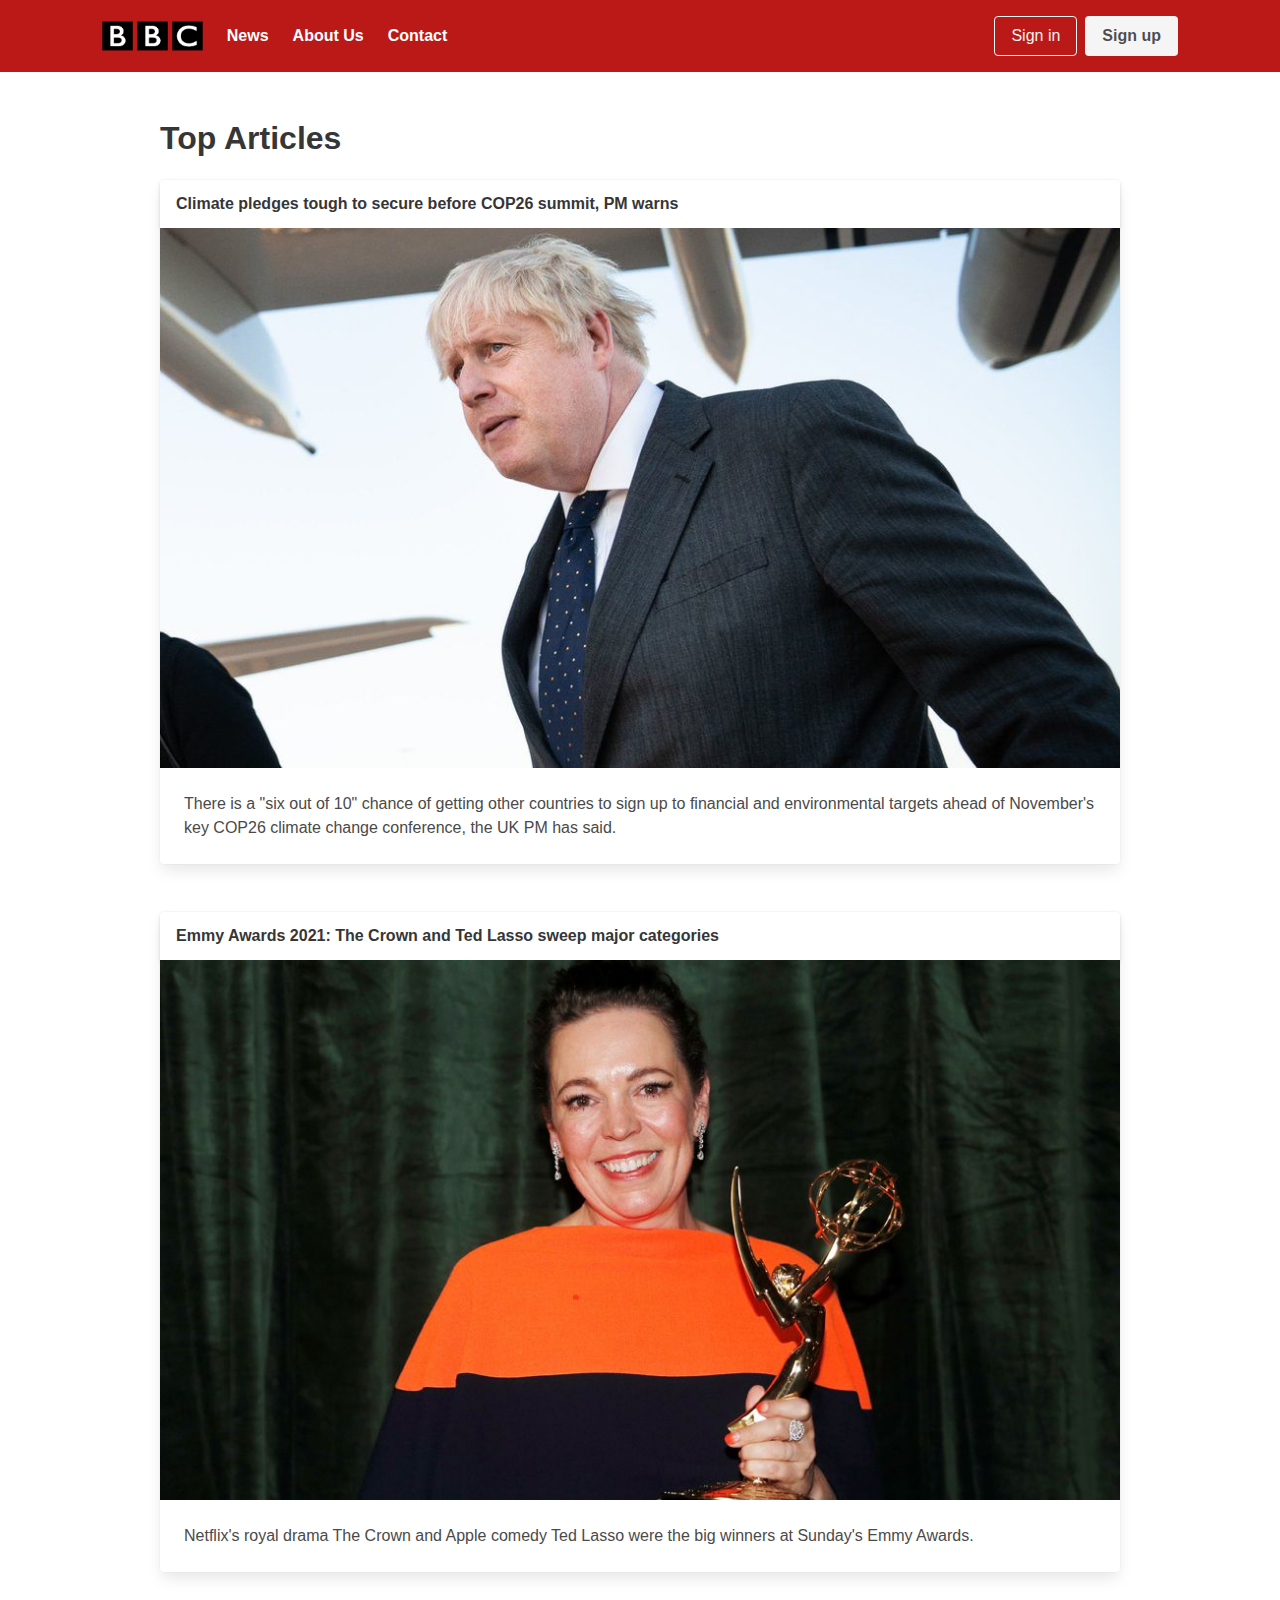
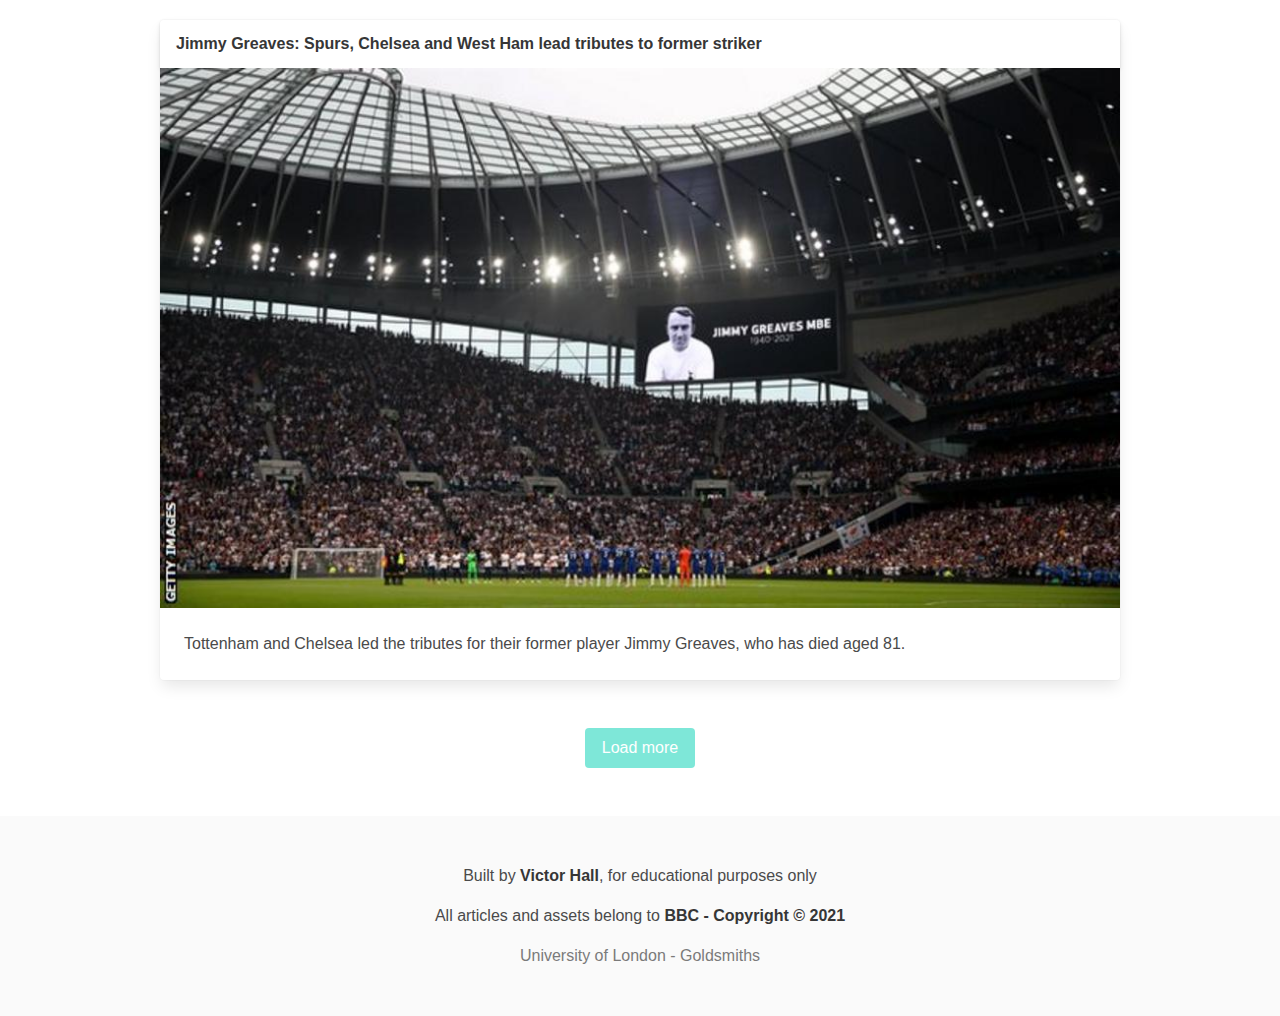
<file: index.html>
<!DOCTYPE html>
<html>
  <head>
    <meta charset="utf-8" />
    <meta name="viewport" content="width=device-width, initial-scale=1" />
    <link rel="icon" href="./assets/images/BBC-logo.png" />
    <title>Home - BBC Newsletter</title>

    <link rel="stylesheet" href="./assets/styles/navbar.css" />
    <link rel="stylesheet" href="./assets/styles/global.css" />
    <link rel="stylesheet" href="./assets/styles/bulma.min.css" />
    <link
      rel="stylesheet"
      href="https://pro.fontawesome.com/releases/v5.10.0/css/all.css"
      integrity="sha384-AYmEC3Yw5cVb3ZcuHtOA93w35dYTsvhLPVnYs9eStHfGJvOvKxVfELGroGkvsg+p"
      crossorigin="anonymous"
    />
  </head>
  <body>
    <nav>
      <div class="navbar-inner">
        <a class="mr-5" href="./index.html" style="line-height: 1">
          <img class="navbar-brand" src="assets/images/BBC-logo.png" />
        </a>
        <a
          href="./index.html"
          class="is-hidden-touch has-text-white has-text-weight-semibold mr-5"
        >
          News
        </a>
        <a
          href="./pages/about/index.html"
          class="is-hidden-touch has-text-white has-text-weight-semibold mr-5"
        >
          About Us
        </a>
        <a
          href="./pages/contact/index.html"
          class="is-hidden-touch has-text-white has-text-weight-semibold"
        >
          Contact
        </a>

        <div class="ml-auto">
          <a
            role="button"
            class="navbar-burger"
            aria-label="menu"
            aria-expanded="false"
          >
            <span aria-hidden="true"></span>
            <span aria-hidden="true"></span>
            <span aria-hidden="true"></span>
          </a>

          <!-- Hide buttons in tablets/mobiles -->
          <div class="buttons is-hidden-touch">
            <a
              href="./pages/login/index.html"
              class="button is-light is-outlined"
            >
              Sign in
            </a>
            <a href="./pages/register/index.html" class="button is-light">
              <strong>Sign up</strong>
            </a>
          </div>
        </div>
      </div>
    </nav>

    <!-- Adds spacing between navbar and body -->
    <section class="section">
      <main class="container is-max-desktop is-flex is-flex-direction-column">
        <h1 class="title">Top Articles</h1>
        <a href="./articles/cop26.html" class="card is-clickable">
          <div class="card-header">
            <p class="card-header-title">
              Climate pledges tough to secure before COP26 summit, PM warns
            </p>
          </div>
          <div class="card-image">
            <figure class="image">
              <img src="./assets/images/cop26.jpeg" />
            </figure>
          </div>
          <div class="card-content">
            <div class="content">
              There is a "six out of 10" chance of getting other countries to
              sign up to financial and environmental targets ahead of November's
              key COP26 climate change conference, the UK PM has said.
            </div>
          </div>
        </a>
        <br />
        <br />
        <a href="./articles/emmy_2021.html" class="card is-clickable">
          <div class="card-header">
            <p class="card-header-title">
              Emmy Awards 2021: The Crown and Ted Lasso sweep major categories
            </p>
          </div>
          <div class="card-image">
            <figure class="image">
              <img src="./assets/images/emmy_2021.jpeg" />
            </figure>
          </div>
          <div class="card-content">
            <div class="content">
              Netflix's royal drama The Crown and Apple comedy Ted Lasso were
              the big winners at Sunday's Emmy Awards.
            </div>
          </div>
        </a>
        <br />
        <br />
        <a href="./articles/jimmy_greaves.html" class="card is-clickable">
          <div class="card-header">
            <p class="card-header-title">
              Jimmy Greaves: Spurs, Chelsea and West Ham lead tributes to former
              striker
            </p>
          </div>
          <div class="card-image">
            <figure class="image">
              <img src="./assets/images/jimmy_greaves.jpeg" />
            </figure>
          </div>
          <div class="card-content">
            <div class="content">
              Tottenham and Chelsea led the tributes for their former player
              Jimmy Greaves, who has died aged 81.
            </div>
          </div>
        </a>

        <button class="button is-primary mt-6 mx-auto" disabled>
          Load more
        </button>
      </main>
    </section>

    <footer class="footer">
      <div class="content has-text-centered">
        <p>
          Built by <strong>Victor Hall</strong>, for educational purposes only
        </p>
        <p>
          All articles and assets belong to
          <strong>BBC - Copyright © 2021</strong>
        </p>
        <p class="has-text-grey has-text-weight-light">
          University of London - Goldsmiths
        </p>
      </div>
    </footer>
  </body>
</html>
</file>
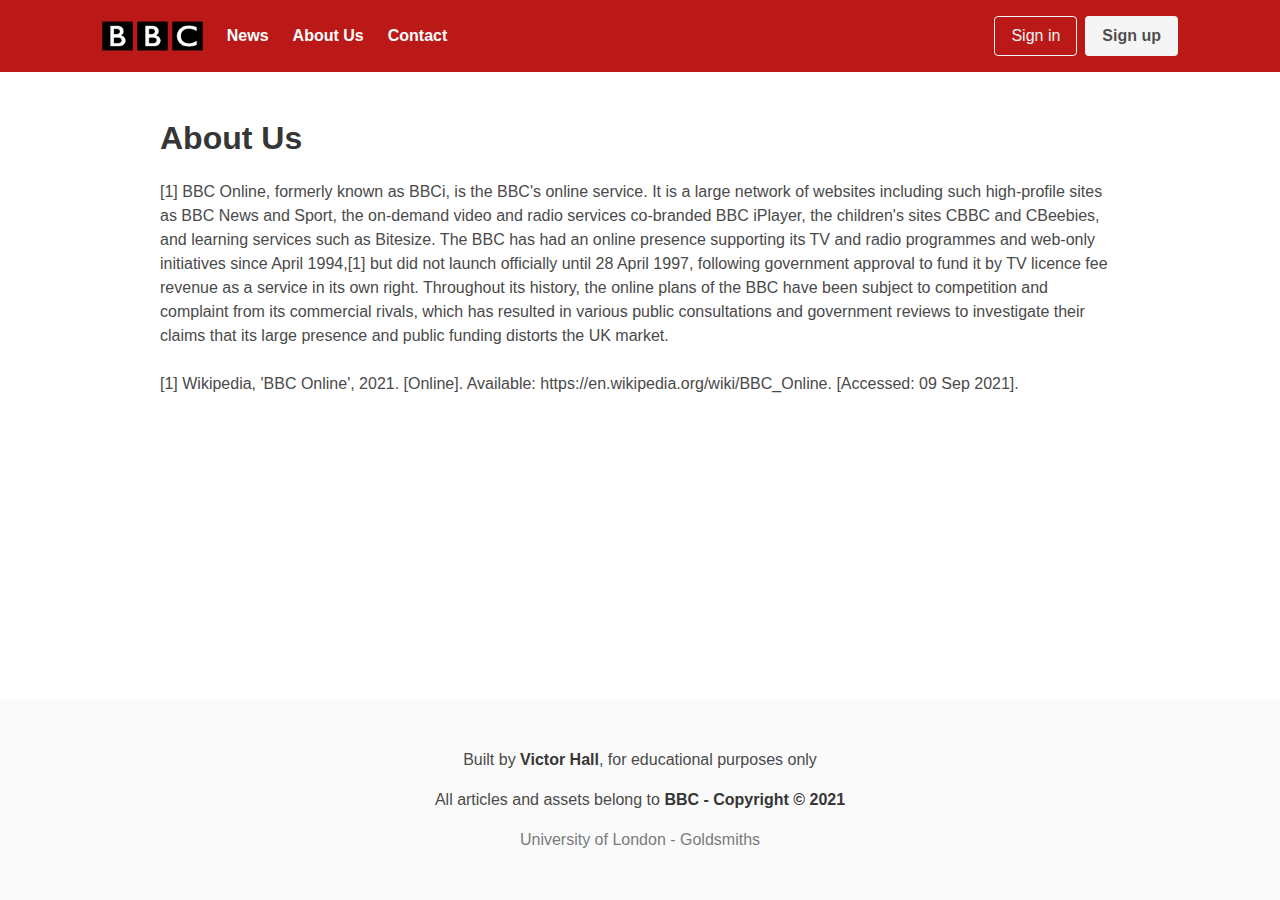
<file: pages/about/index.html>
<!DOCTYPE html>
<html>
  <head>
    <meta charset="utf-8" />
    <meta name="viewport" content="width=device-width, initial-scale=1" />
    <link rel="icon" href="../../assets/images/BBC-logo.png" />
    <title>Home - BBC Newsletter</title>

    <link rel="stylesheet" href="../../assets/styles/navbar.css" />
    <link rel="stylesheet" href="../../assets/styles/global.css" />
    <link rel="stylesheet" href="../../assets/styles/bulma.min.css" />
    <link
      rel="stylesheet"
      href="https://pro.fontawesome.com/releases/v5.10.0/css/all.css"
      integrity="sha384-AYmEC3Yw5cVb3ZcuHtOA93w35dYTsvhLPVnYs9eStHfGJvOvKxVfELGroGkvsg+p"
      crossorigin="anonymous"
    />
  </head>
  <body>
    <nav>
      <div class="navbar-inner">
        <a class="mr-5" href="../../index.html" style="line-height: 1">
          <img class="navbar-brand" src="../../assets/images/BBC-logo.png" />
        </a>
        <a
          href="../../index.html"
          class="is-hidden-touch has-text-white has-text-weight-semibold mr-5"
        >
          News
        </a>
        <a
          href="./index.html"
          class="is-hidden-touch has-text-white has-text-weight-semibold mr-5"
        >
          About Us
        </a>
        <a
          href="../contact/index.html"
          class="is-hidden-touch has-text-white has-text-weight-semibold"
        >
          Contact
        </a>

        <div class="ml-auto">
          <a
            role="button"
            class="navbar-burger"
            aria-label="menu"
            aria-expanded="false"
          >
            <span aria-hidden="true"></span>
            <span aria-hidden="true"></span>
            <span aria-hidden="true"></span>
          </a>

          <!-- Hide buttons in tablets/mobiles -->
          <div class="buttons is-hidden-touch">
            <a href="../login/index.html" class="button is-light is-outlined">
              Sign in
            </a>
            <a href="../register/index.html" class="button is-light">
              <strong>Sign up</strong>
            </a>
          </div>
        </div>
      </div>
    </nav>

    <!-- Adds spacing between navbar and body -->
    <section class="section">
      <main class="container is-max-desktop">
        <h1 class="title">About Us</h1>
        <article>
          [1] BBC Online, formerly known as BBCi, is the BBC's online service. It is
          a large network of websites including such high-profile sites as BBC
          News and Sport, the on-demand video and radio services co-branded BBC
          iPlayer, the children's sites CBBC and CBeebies, and learning services
          such as Bitesize. The BBC has had an online presence supporting its TV
          and radio programmes and web-only initiatives since April 1994,[1] but
          did not launch officially until 28 April 1997, following government
          approval to fund it by TV licence fee revenue as a service in its own
          right. Throughout its history, the online plans of the BBC have been
          subject to competition and complaint from its commercial rivals, which
          has resulted in various public consultations and government reviews to
          investigate their claims that its large presence and public funding
          distorts the UK market.
        </article>
        <br />
        <legend>
          [1] Wikipedia, 'BBC Online', 2021. [Online]. Available:
          https://en.wikipedia.org/wiki/BBC_Online. [Accessed: 09 Sep 2021].
        </legend>
      </main>
    </section>

    <footer class="footer">
      <div class="content has-text-centered">
        <p>
          Built by <strong>Victor Hall</strong>, for educational purposes only
        </p>
        <p>
          All articles and assets belong to
          <strong>BBC - Copyright © 2021</strong>
        </p>
        <p class="has-text-grey has-text-weight-light">
          University of London - Goldsmiths
        </p>
      </div>
    </footer>
  </body>
</html>
</file>
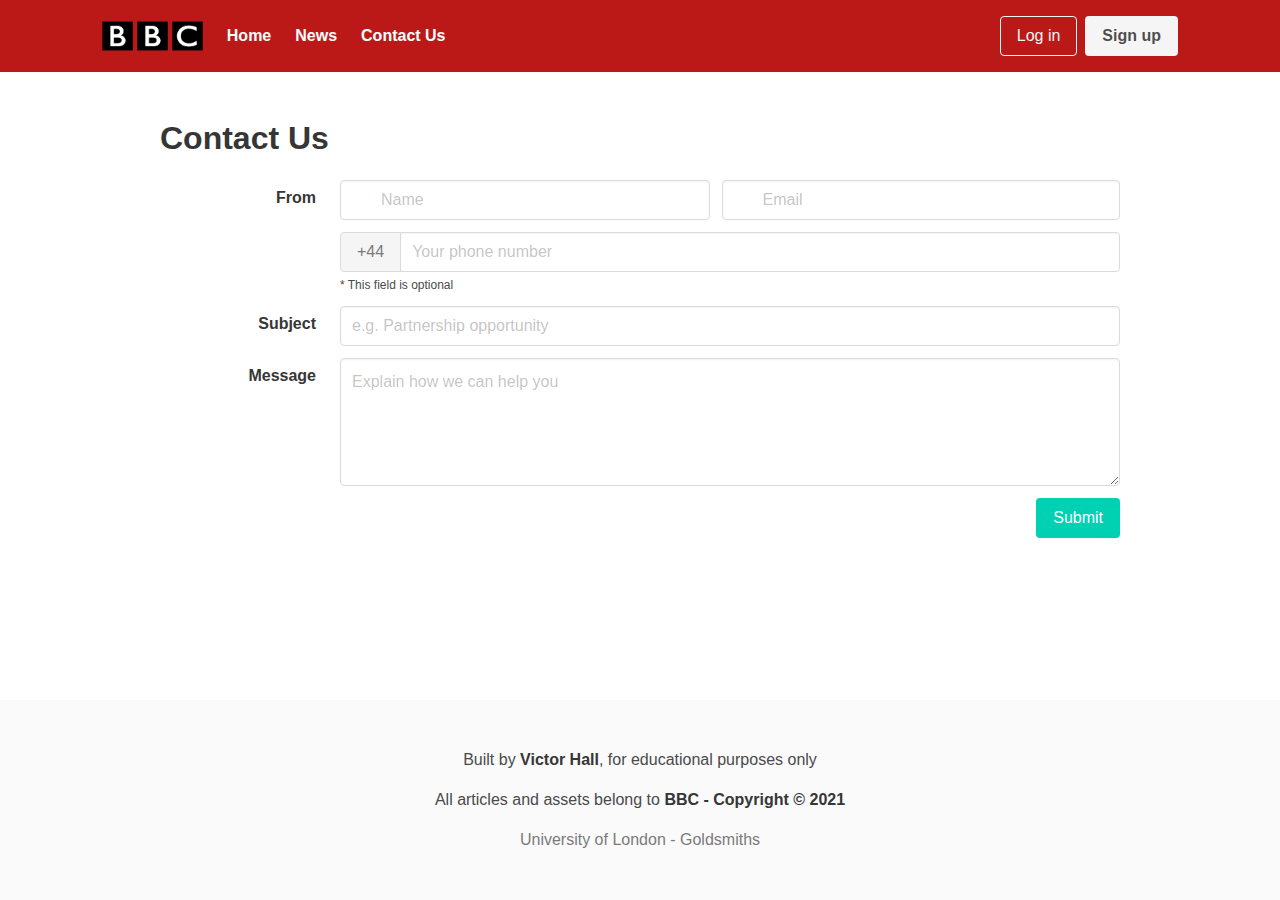
<file: pages/contact/index.html>
<!DOCTYPE html>
<html>
  <head>
    <meta charset="utf-8" />
    <meta name="viewport" content="width=device-width, initial-scale=1" />
    <link rel="icon" href="../../assets/images/BBC-logo.png" />
    <title>Home - BBC Newsletter</title>

    <link rel="stylesheet" href="../../assets/styles/navbar.css" />
    <link rel="stylesheet" href="../../assets/styles/global.css" />
    <link rel="stylesheet" href="../../assets/styles/bulma.min.css" />
    <link
      rel="stylesheet"
      href="https://pro.fontawesome.com/releases/v5.10.0/css/all.css"
      integrity="sha384-AYmEC3Yw5cVb3ZcuHtOA93w35dYTsvhLPVnYs9eStHfGJvOvKxVfELGroGkvsg+p"
      crossorigin="anonymous"
    />
  </head>
  <body>
    <nav>
      <div class="navbar-inner">
        <a class="mr-5" href="../../index.html" style="line-height: 1">
          <img class="navbar-brand" src="../../assets/images/BBC-logo.png" />
        </a>
        <a
          href="../../index.html"
          class="
            is-link is-hidden-touch
            has-text-white has-text-weight-semibold
            mr-5
          "
        >
          Home
        </a>
        <a class="is-hidden-touch has-text-white has-text-weight-semibold mr-5">
          News
        </a>
        <a
          href="./index.html"
          class="is-hidden-touch has-text-white has-text-weight-semibold"
        >
          Contact Us
        </a>

        <div class="ml-auto">
          <a
            role="button"
            class="navbar-burger"
            aria-label="menu"
            aria-expanded="false"
          >
            <span aria-hidden="true"></span>
            <span aria-hidden="true"></span>
            <span aria-hidden="true"></span>
          </a>

          <!-- Hide buttons in tablets/mobiles -->
          <div class="buttons is-hidden-touch">
            <a class="button is-light is-outlined"> Log in </a>
            <a class="button is-light">
              <strong>Sign up</strong>
            </a>
          </div>
        </div>
      </div>
    </nav>

    <!-- Adds spacing between navbar and body -->
    <section class="section">
      <main class="container is-max-desktop">
        <h1 class="title">Contact Us</h1>

        <form id="contact-form">
          <div class="field is-horizontal">
            <div class="field-label is-normal">
              <label class="label">From</label>
            </div>
            <div class="field-body">
              <div class="field">
                <p class="control is-expanded has-icons-left">
                  <input
                    class="input"
                    name="name"
                    type="text"
                    placeholder="Name"
                  />
                  <span class="icon is-small is-left">
                    <i class="fas fa-user"></i>
                  </span>
                </p>
              </div>
              <div class="field">
                <p class="control is-expanded has-icons-left has-icons-right">
                  <input
                    class="input"
                    name="email"
                    type="email"
                    placeholder="Email"
                  />
                  <span class="icon is-small is-left">
                    <i class="fas fa-envelope"></i>
                  </span>
                  <span
                    id="id-valid-checkmark"
                    class="icon is-small is-right"
                    style="display: none"
                  >
                    <i class="fas fa-check"></i>
                  </span>
                </p>
              </div>
            </div>
          </div>

          <div class="field is-horizontal">
            <div class="field-label"></div>
            <div class="field-body">
              <div class="field is-expanded">
                <div class="field has-addons">
                  <p class="control">
                    <a class="button is-static">+44</a>
                  </p>
                  <p class="control is-expanded">
                    <input
                      class="input"
                      name="phone"
                      type="tel"
                      placeholder="Your phone number"
                      maxlength="11"
                    />
                  </p>
                </div>
                <p class="help">* This field is optional</p>
              </div>
            </div>
          </div>

          <div class="field is-horizontal">
            <div class="field-label is-normal">
              <label class="label">Subject</label>
            </div>
            <div class="field-body">
              <div class="field">
                <div class="control">
                  <input
                    class="input"
                    name="subject"
                    type="text"
                    placeholder="e.g. Partnership opportunity"
                  />
                </div>
              </div>
            </div>
          </div>

          <div class="field is-horizontal">
            <div class="field-label is-normal">
              <label class="label">Message</label>
            </div>
            <div class="field-body">
              <div class="field">
                <div class="control">
                  <textarea
                    class="textarea"
                    name="message"
                    placeholder="Explain how we can help you"
                  ></textarea>
                </div>
              </div>
            </div>
          </div>

          <div class="field is-horizontal">
            <div class="field-label">
              <!-- Left empty for spacing -->
            </div>
            <div class="field-body">
              <div class="field">
                <div class="control is-flex">
                  <button class="button is-primary ml-auto">Submit</button>
                </div>
              </div>
            </div>
          </div>
        </form>
      </main>
    </section>

    <footer class="footer">
      <div class="content has-text-centered">
        <p>
          Built by <strong>Victor Hall</strong>, for educational purposes only
        </p>
        <p>
          All articles and assets belong to
          <strong>BBC - Copyright © 2021</strong>
        </p>
        <p class="has-text-grey has-text-weight-light">
          University of London - Goldsmiths
        </p>
      </div>
    </footer>

    <script src="./form.js"></script>
  </body>
</html>
</file>
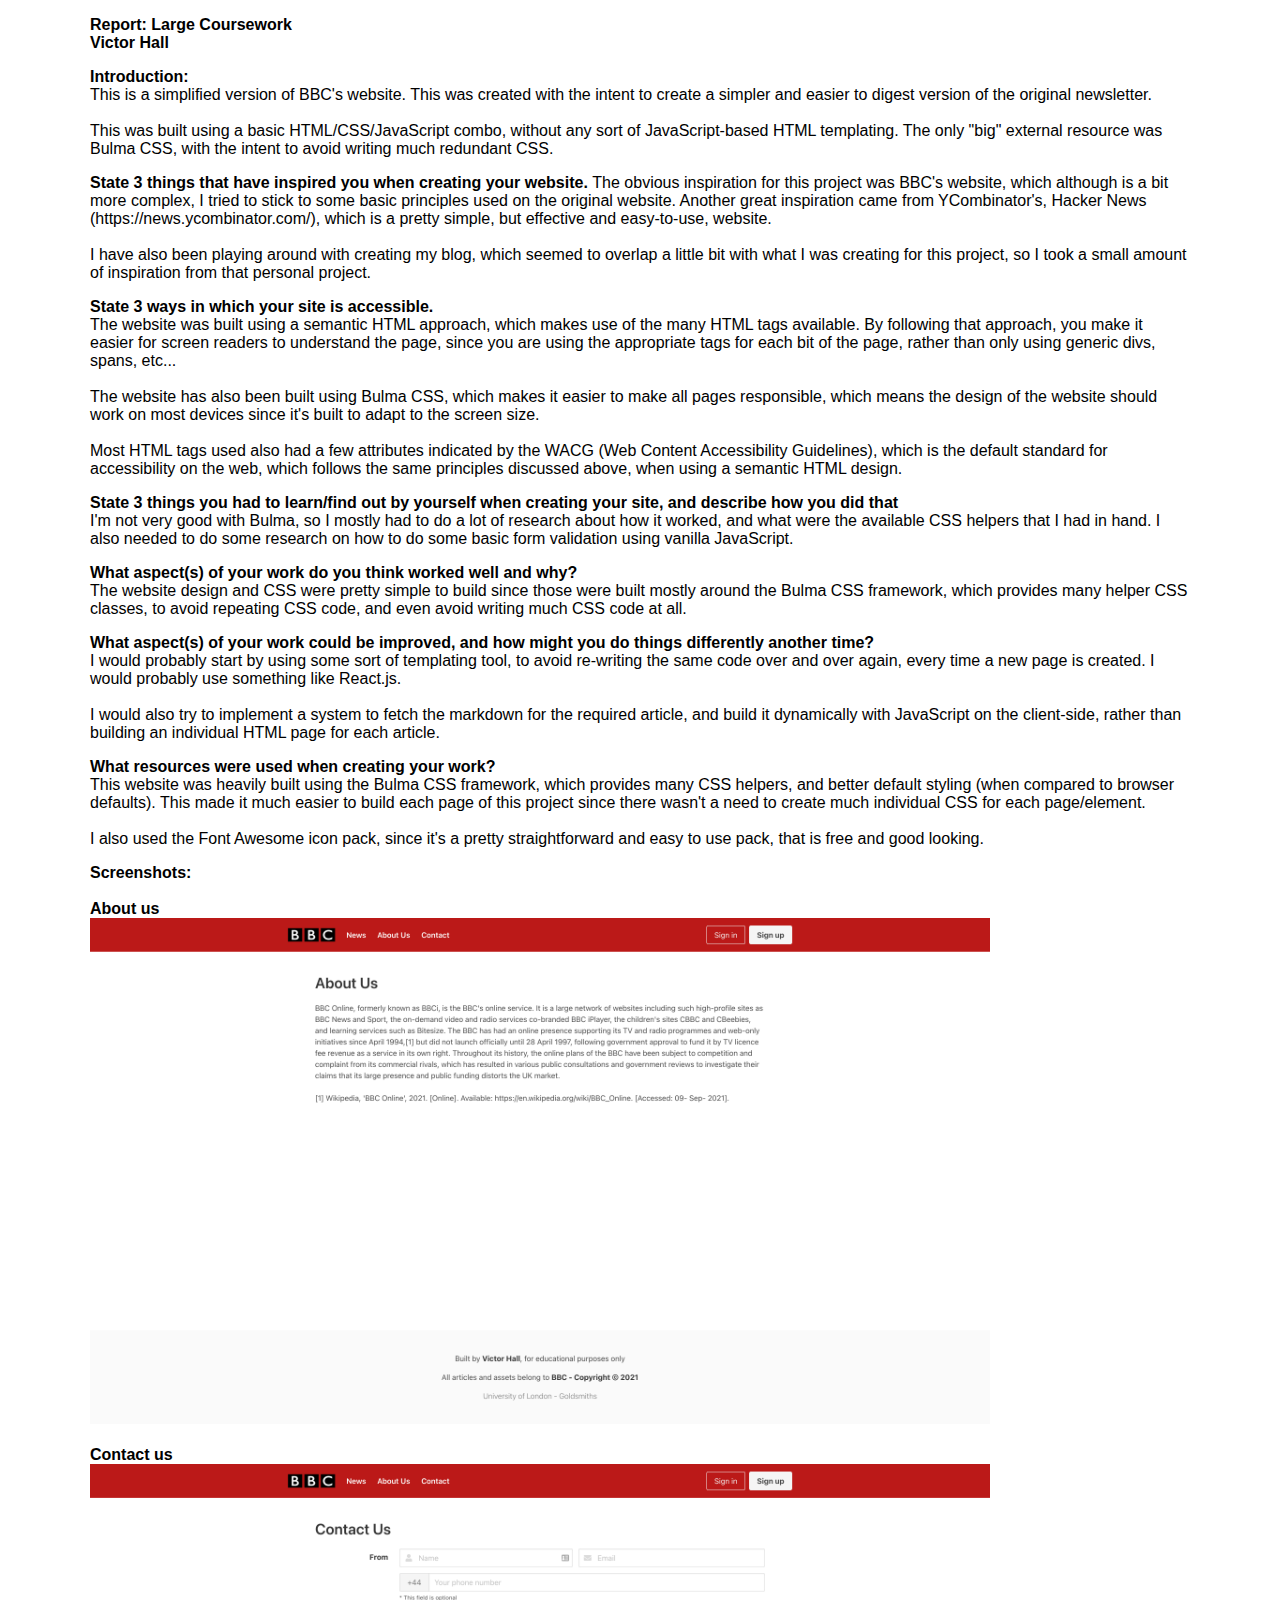
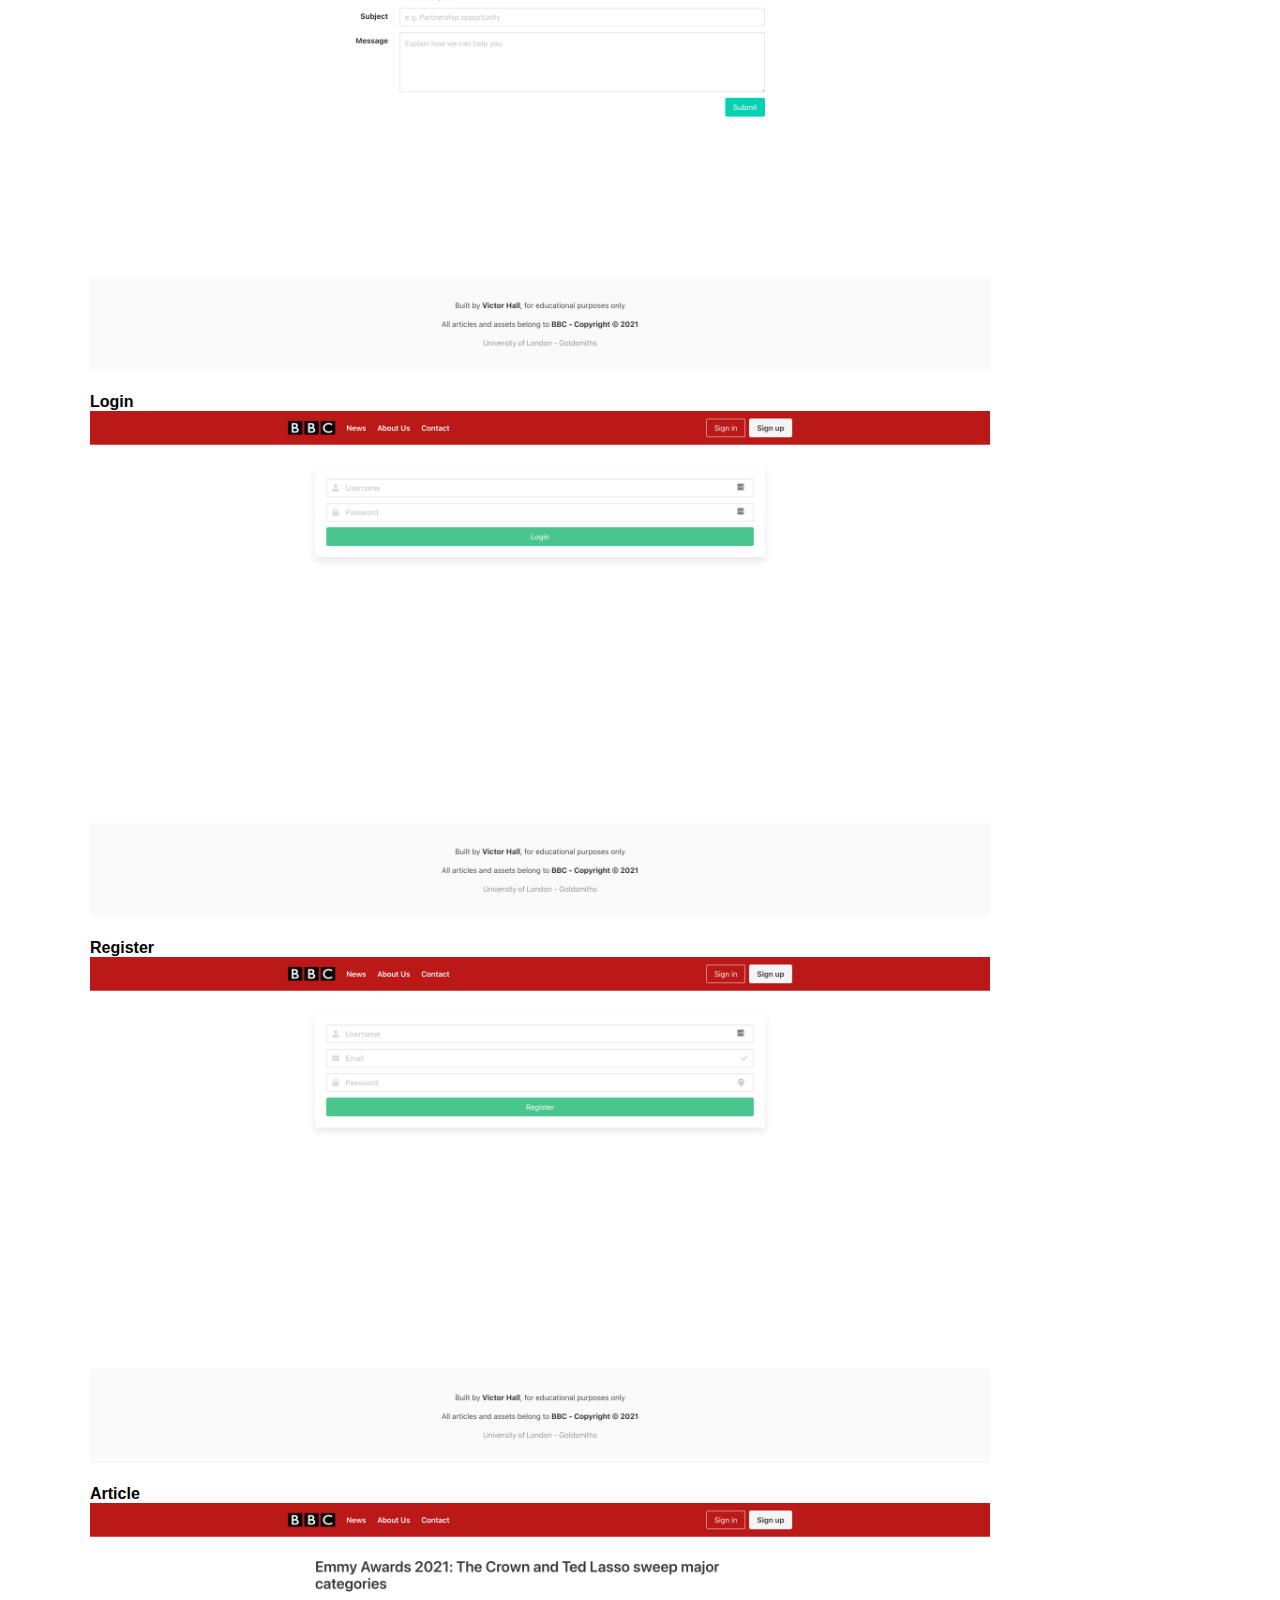
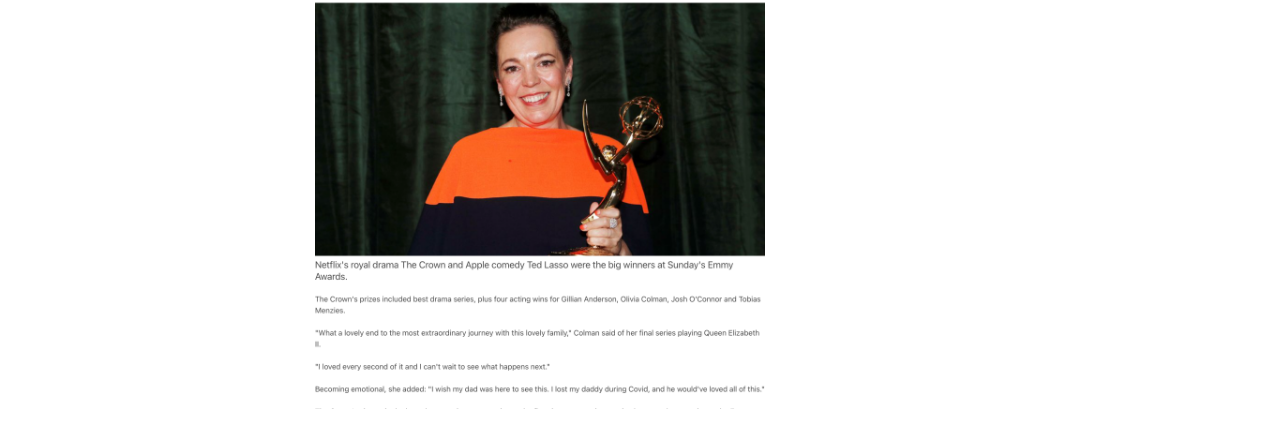
<file: report.html>
<!DOCTYPE html>
<html lang="en">
  <head>
    <meta charset="UTF-8" />
    <meta name="viewport" content="width=device-width, initial-scale=1.0" />
    <title>Report</title>
    <style>
      * {
        font-family: Arial, Helvetica, sans-serif;
      }
      body {
        /* Center text body */
        margin: 0 auto;
        max-width: 1100px;
      }
    </style>
  </head>
  <body>
    <p>
      <strong>Report: Large Coursework</strong><br />
      <strong>Victor Hall</strong>
    </p>
    <p>
      <strong>Introduction:</strong>
      <br />
      This is a simplified version of BBC's website. This was created with the
      intent to create a simpler and easier to digest version of the original
      newsletter.
      <br />
      <br />
      This was built using a basic HTML/CSS/JavaScript combo, without any sort
      of JavaScript-based HTML templating. The only "big" external resource was
      Bulma CSS, with the intent to avoid writing much redundant CSS.
    </p>
    <p>
      <strong>
        State 3 things that have inspired you when creating your website.
      </strong>
      The obvious inspiration for this project was BBC's website, which although
      is a bit more complex, I tried to stick to some basic principles used on
      the original website. Another great inspiration came from YCombinator's,
      Hacker News (https://news.ycombinator.com/), which is a pretty simple, but
      effective and easy-to-use, website.
      <br />
      <br />
      I have also been playing around with creating my blog, which seemed to
      overlap a little bit with what I was creating for this project, so I took
      a small amount of inspiration from that personal project.
    </p>
    <p>
      <strong>State 3 ways in which your site is accessible.</strong><br />
      The website was built using a semantic HTML approach, which makes use of
      the many HTML tags available. By following that approach, you make it
      easier for screen readers to understand the page, since you are using the
      appropriate tags for each bit of the page, rather than only using generic
      divs, spans, etc...
      <br />
      <br />
      The website has also been built using Bulma CSS, which makes it easier to
      make all pages responsible, which means the design of the website should
      work on most devices since it's built to adapt to the screen size.
      <br />
      <br />
      Most HTML tags used also had a few attributes indicated by the WACG (Web
      Content Accessibility Guidelines), which is the default standard for
      accessibility on the web, which follows the same principles discussed
      above, when using a semantic HTML design.
    </p>
    <p>
      <strong>
        State 3 things you had to learn/find out by yourself when creating your
        site, and describe how you did that </strong
      ><br />
      I'm not very good with Bulma, so I mostly had to do a lot of research
      about how it worked, and what were the available CSS helpers that I had in
      hand. I also needed to do some research on how to do some basic form
      validation using vanilla JavaScript.
    </p>
    <p>
      <strong>
        What aspect(s) of your work do you think worked well and why?
      </strong>
      <br />
      The website design and CSS were pretty simple to build since those were
      built mostly around the Bulma CSS framework, which provides many helper
      CSS classes, to avoid repeating CSS code, and even avoid writing much CSS
      code at all.
    </p>
    <p>
      <strong>
        What aspect(s) of your work could be improved, and how might you do
        things differently another time?
      </strong>
      <br />
      I would probably start by using some sort of templating tool, to avoid
      re-writing the same code over and over again, every time a new page is
      created. I would probably use something like React.js.
      <br />
      <br />
      I would also try to implement a system to fetch the markdown for the
      required article, and build it dynamically with JavaScript on the
      client-side, rather than building an individual HTML page for each
      article.
    </p>
    <p>
      <strong> What resources were used when creating your work?</strong>
      <br />
      This website was heavily built using the Bulma CSS framework, which
      provides many CSS helpers, and better default styling (when compared to
      browser defaults). This made it much easier to build each page of this
      project since there wasn't a need to create much individual CSS for each
      page/element.
      <br />
      <br />
      I also used the Font Awesome icon pack, since it's a pretty
      straightforward and easy to use pack, that is free and good looking.
    </p>
    <p>
      <strong>Screenshots:</strong>
      <br />
      <br />
      <strong>About us</strong>
      <br />
      <img width="900" src="./assets/images/about.png" alt="about us" />
      <br />
      <br />
      <strong>Contact us</strong>
      <br />
      <img width="900" src="./assets/images/contact.png" alt="contact us" />
      <br />
      <br />
      <strong>Login</strong>
      <br />
      <img width="900" src="./assets/images/login.png" alt="login" />
      <br />
      <br />
      <strong>Register</strong>
      <br />
      <img width="900" src="./assets/images/register.png" alt="register" />
      <br />
      <br />
      <strong>Article</strong>
      <br />
      <img width="900" src="./assets/images/article.png" alt="article" />
    </p>
  </body>
</html>
</file>
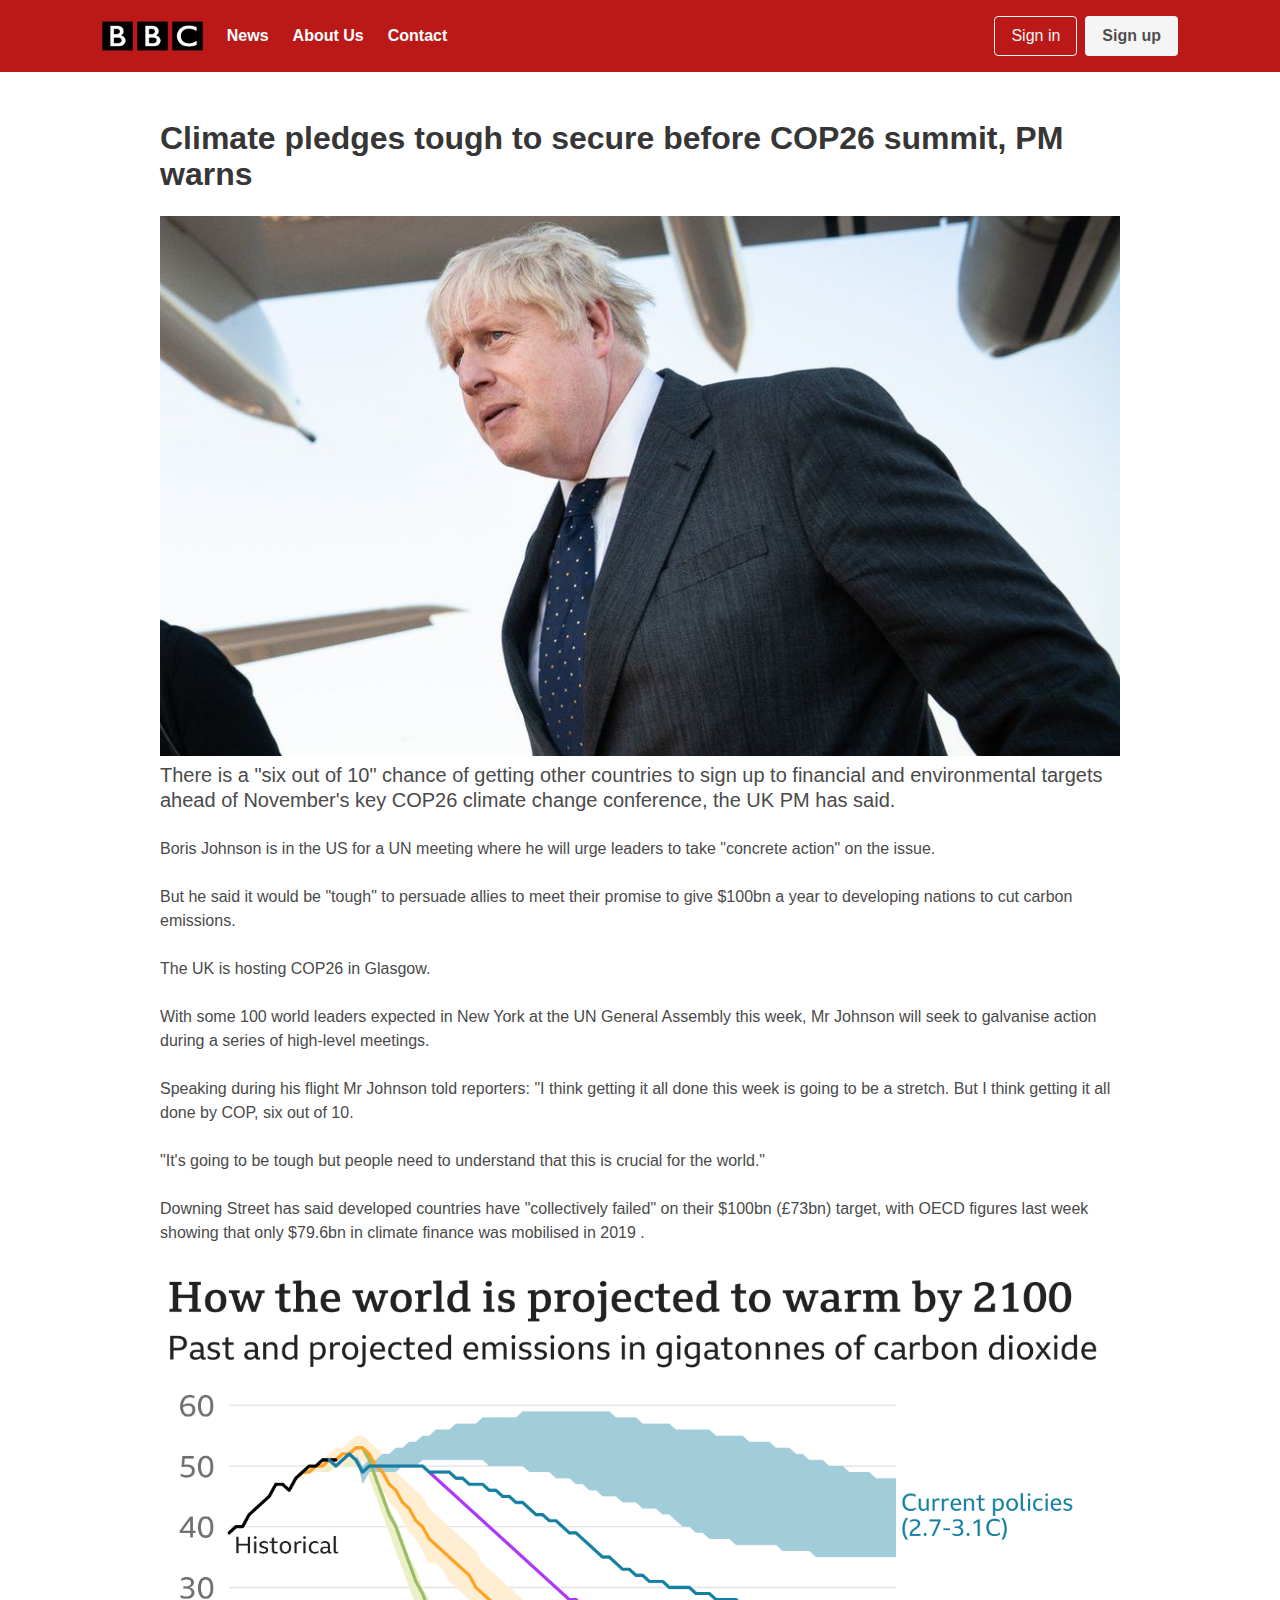
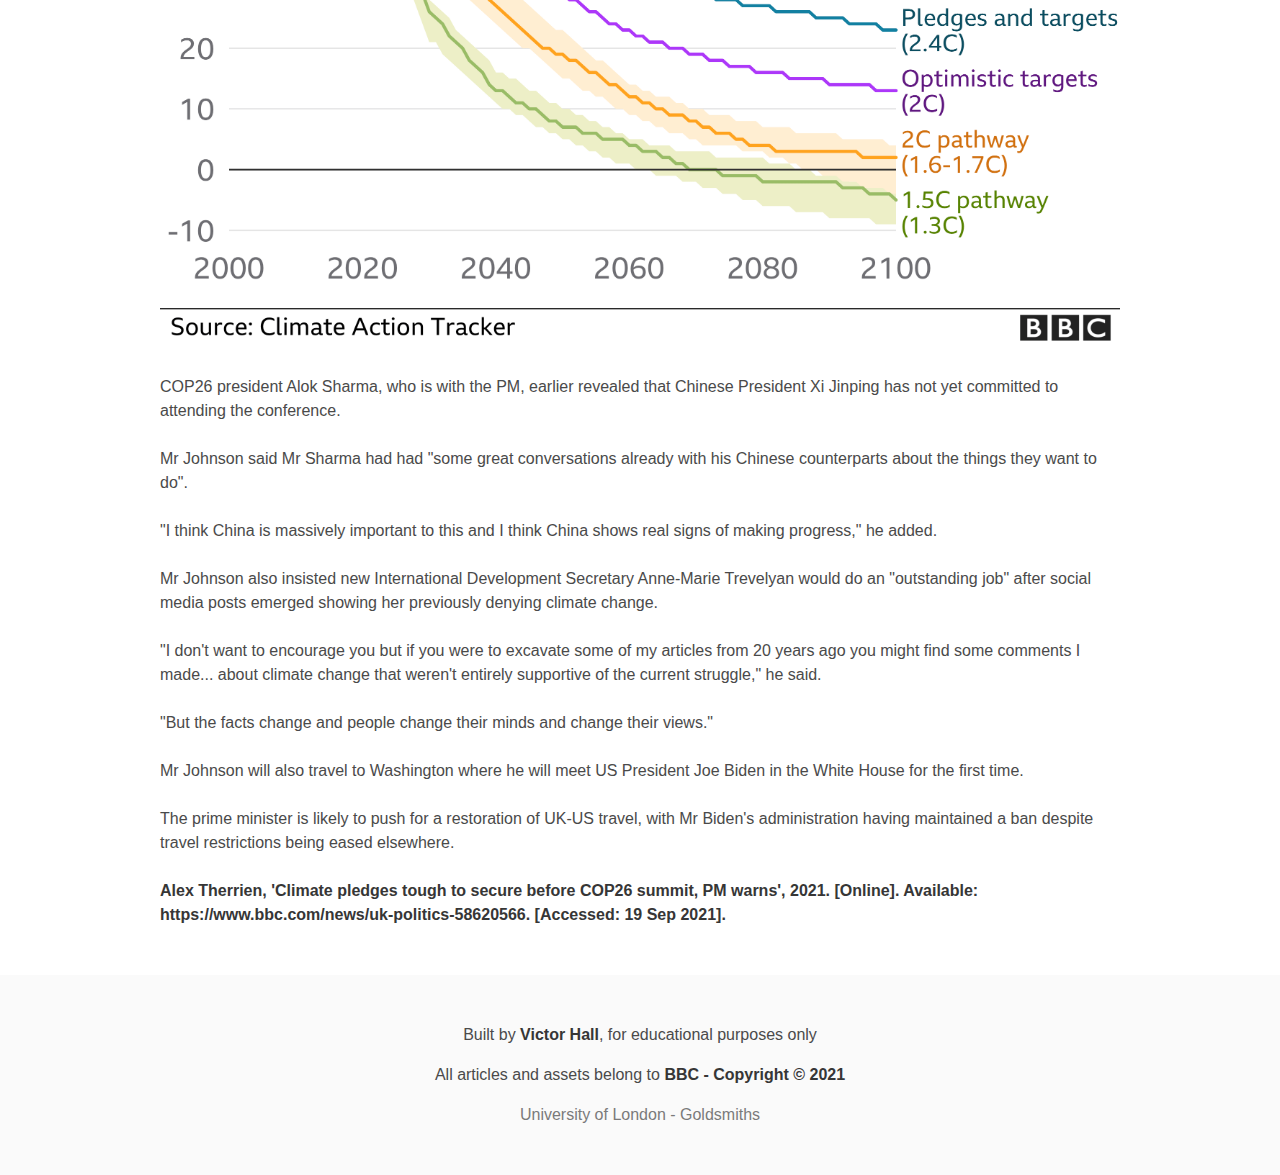
<file: articles/cop26.html>
<!DOCTYPE html>
<html>
  <head>
    <meta charset="utf-8" />
    <meta name="viewport" content="width=device-width, initial-scale=1" />
    <link rel="icon" href="../assets/images/BBC-logo.png" />
    <title>Home - BBC Newsletter</title>

    <link rel="stylesheet" href="../assets/styles/navbar.css" />
    <link rel="stylesheet" href="../assets/styles/global.css" />
    <link rel="stylesheet" href="../assets/styles/bulma.min.css" />
    <link
      rel="stylesheet"
      href="https://pro.fontawesome.com/releases/v5.10.0/css/all.css"
      integrity="sha384-AYmEC3Yw5cVb3ZcuHtOA93w35dYTsvhLPVnYs9eStHfGJvOvKxVfELGroGkvsg+p"
      crossorigin="anonymous"
    />
  </head>
  <body>
    <nav>
      <div class="navbar-inner">
        <a class="mr-5" href="../index.html" style="line-height: 1">
          <img class="navbar-brand" src="../assets/images/BBC-logo.png" />
        </a>
        <a
          href="../index.html"
          class="is-hidden-touch has-text-white has-text-weight-semibold mr-5"
        >
          News
        </a>
        <a
          href="../pages/about/index.html"
          class="is-hidden-touch has-text-white has-text-weight-semibold mr-5"
        >
          About Us
        </a>
        <a
          href="../pages/contact/index.html"
          class="is-hidden-touch has-text-white has-text-weight-semibold"
        >
          Contact
        </a>

        <div class="ml-auto">
          <a
            role="button"
            class="navbar-burger"
            aria-label="menu"
            aria-expanded="false"
          >
            <span aria-hidden="true"></span>
            <span aria-hidden="true"></span>
            <span aria-hidden="true"></span>
          </a>

          <!-- Hide buttons in tablets/mobiles -->
          <div class="buttons is-hidden-touch">
            <a
              href="../pages/login/index.html"
              class="button is-light is-outlined"
            >
              Sign in
            </a>
            <a href="../pages/register/index.html" class="button is-light">
              <strong>Sign up</strong>
            </a>
          </div>
        </div>
      </div>
    </nav>

    <!-- Adds spacing between navbar and body -->
    <section class="section">
      <main class="container is-max-desktop">
        <h1 class="title">
          Climate pledges tough to secure before COP26 summit, PM warns
        </h1>
        <img src="../assets/images/cop26.jpeg" />
        <h2 class="subtitle">
          There is a "six out of 10" chance of getting other countries to sign
          up to financial and environmental targets ahead of November's key
          COP26 climate change conference, the UK PM has said.
        </h2>
        <article class="content">
          Boris Johnson is in the US for a UN meeting where he will urge leaders
          to take "concrete action" on the issue.
          <br />
          <br />
          But he said it would be "tough" to persuade allies to meet their
          promise to give $100bn a year to developing nations to cut carbon
          emissions.
          <br />
          <br />
          The UK is hosting COP26 in Glasgow.
          <br />
          <br />
          With some 100 world leaders expected in New York at the UN General
          Assembly this week, Mr Johnson will seek to galvanise action during a
          series of high-level meetings.
          <br />
          <br />
          Speaking during his flight Mr Johnson told reporters: "I think getting
          it all done this week is going to be a stretch. But I think getting it
          all done by COP, six out of 10.
          <br />
          <br />
          "It's going to be tough but people need to understand that this is
          crucial for the world."
          <br />
          <br />
          Downing Street has said developed countries have "collectively failed"
          on their $100bn (£73bn) target, with OECD figures last week showing
          that only $79.6bn in climate finance was mobilised in 2019 .
          <br />
          <br />
          <img src="../assets/images/cop26_graph.png" />
          <br />
          <br />
          COP26 president Alok Sharma, who is with the PM, earlier revealed that
          Chinese President Xi Jinping has not yet committed to attending the
          conference.
          <br />
          <br />
          Mr Johnson said Mr Sharma had had "some great conversations already
          with his Chinese counterparts about the things they want to do".
          <br />
          <br />
          "I think China is massively important to this and I think China shows
          real signs of making progress," he added.
          <br />
          <br />
          Mr Johnson also insisted new International Development Secretary
          Anne-Marie Trevelyan would do an "outstanding job" after social media
          posts emerged showing her previously denying climate change.
          <br />
          <br />
          "I don't want to encourage you but if you were to excavate some of my
          articles from 20 years ago you might find some comments I made...
          about climate change that weren't entirely supportive of the current
          struggle," he said.
          <br />
          <br />
          "But the facts change and people change their minds and change their
          views."
          <br />
          <br />
          Mr Johnson will also travel to Washington where he will meet US
          President Joe Biden in the White House for the first time.
          <br />
          <br />
          The prime minister is likely to push for a restoration of UK-US
          travel, with Mr Biden's administration having maintained a ban despite
          travel restrictions being eased elsewhere.
          <br />
          <br />
          <strong>
            Alex Therrien, 'Climate pledges tough to secure before COP26 summit,
            PM warns', 2021. [Online]. Available:
            https://www.bbc.com/news/uk-politics-58620566. [Accessed: 19 Sep
            2021].
          </strong>
        </article>
      </main>
    </section>

    <footer class="footer">
      <div class="content has-text-centered">
        <p>
          Built by <strong>Victor Hall</strong>, for educational purposes only
        </p>
        <p>
          All articles and assets belong to
          <strong>BBC - Copyright © 2021</strong>
        </p>
        <p class="has-text-grey has-text-weight-light">
          University of London - Goldsmiths
        </p>
      </div>
    </footer>
  </body>
</html>
</file>
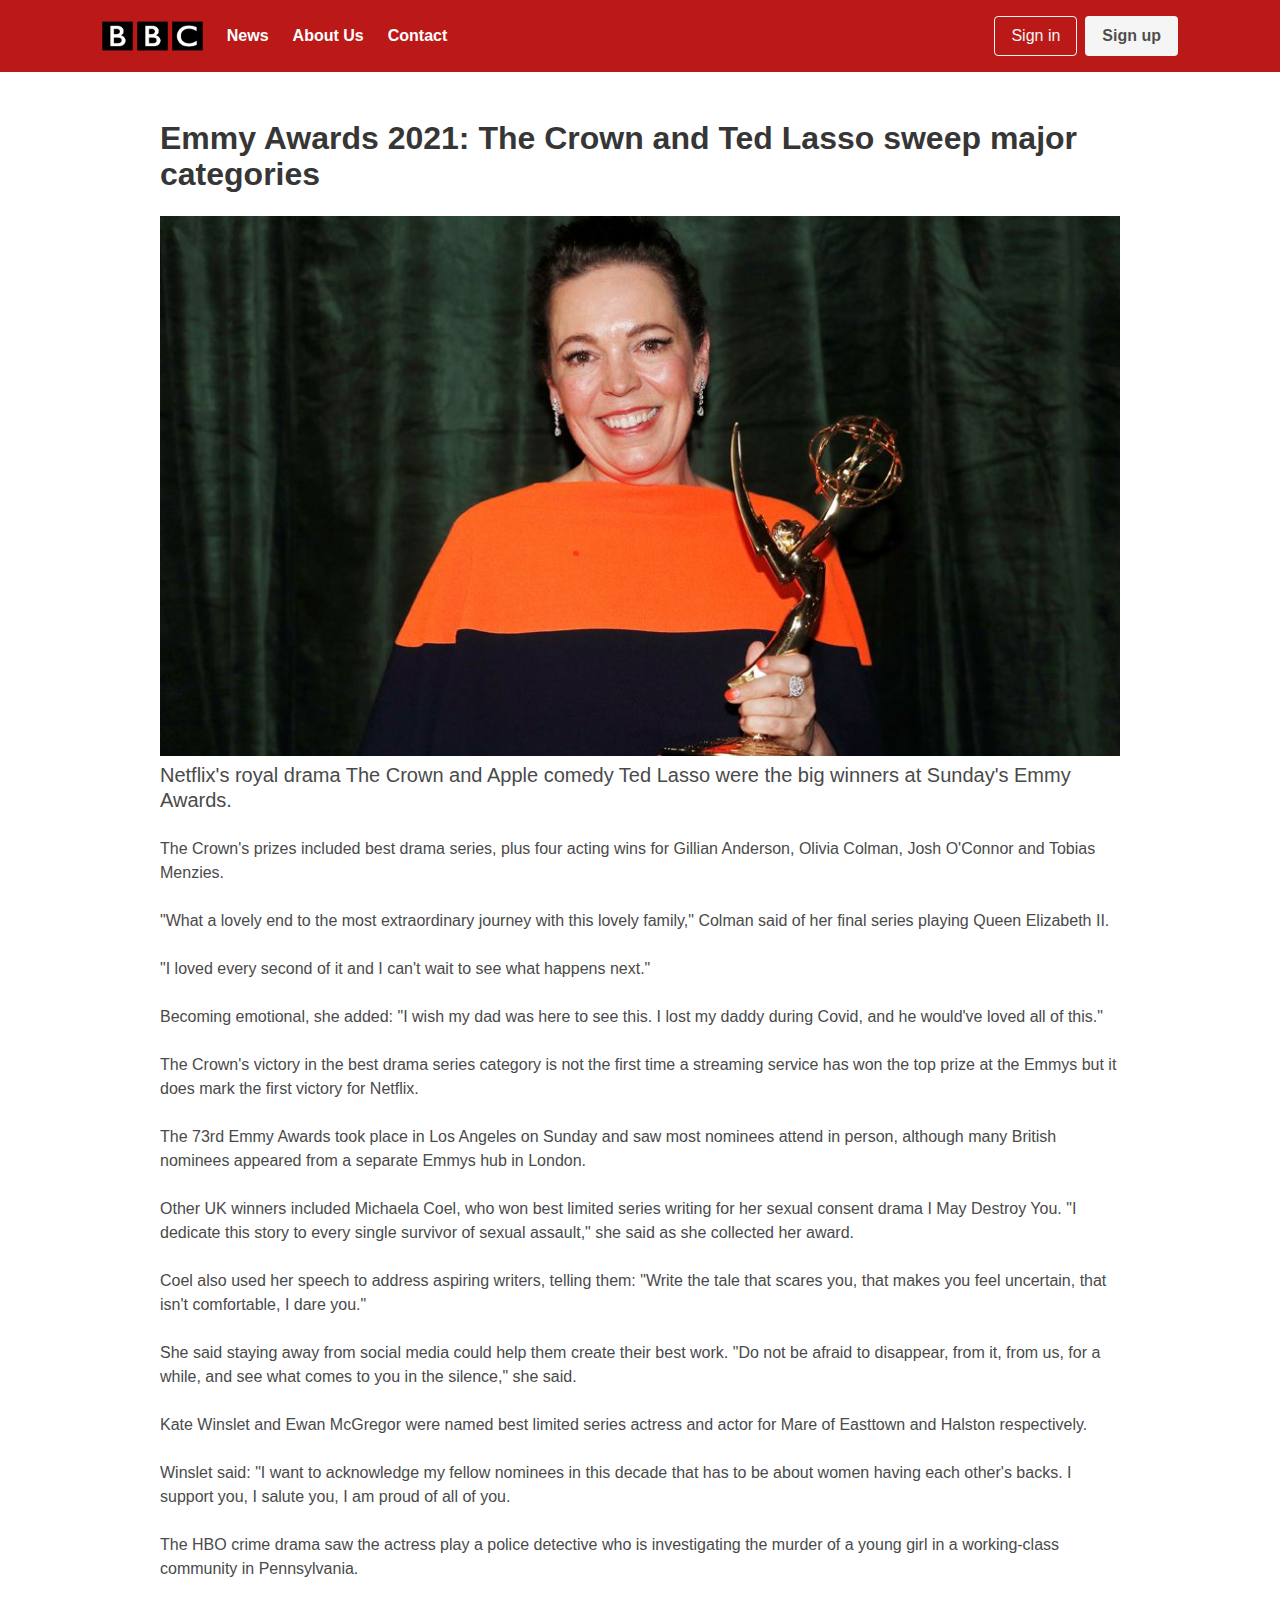
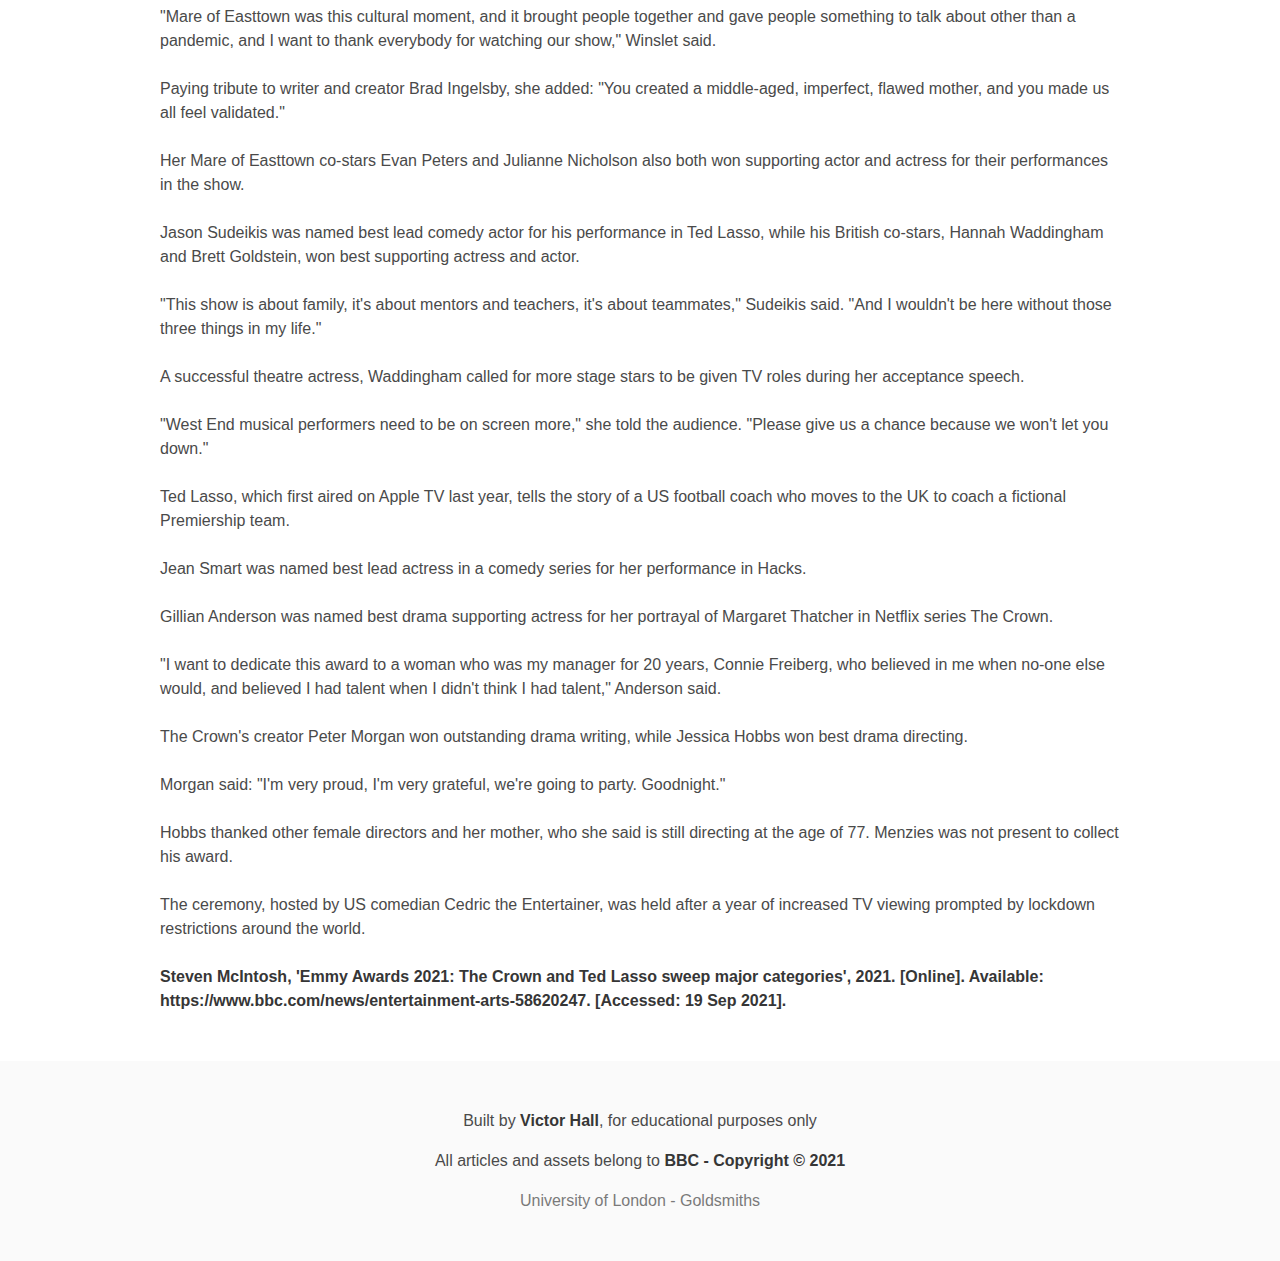
<file: articles/emmy_2021.html>
<!DOCTYPE html>
<html>
  <head>
    <meta charset="utf-8" />
    <meta name="viewport" content="width=device-width, initial-scale=1" />
    <link rel="icon" href="../assets/images/BBC-logo.png" />
    <title>Home - BBC Newsletter</title>

    <link rel="stylesheet" href="../assets/styles/navbar.css" />
    <link rel="stylesheet" href="../assets/styles/global.css" />
    <link rel="stylesheet" href="../assets/styles/bulma.min.css" />
    <link
      rel="stylesheet"
      href="https://pro.fontawesome.com/releases/v5.10.0/css/all.css"
      integrity="sha384-AYmEC3Yw5cVb3ZcuHtOA93w35dYTsvhLPVnYs9eStHfGJvOvKxVfELGroGkvsg+p"
      crossorigin="anonymous"
    />
  </head>
  <body>
    <nav>
      <div class="navbar-inner">
        <a class="mr-5" href="../index.html" style="line-height: 1">
          <img class="navbar-brand" src="../assets/images/BBC-logo.png" />
        </a>
        <a
          href="../index.html"
          class="is-hidden-touch has-text-white has-text-weight-semibold mr-5"
        >
          News
        </a>
        <a
          href="../pages/about/index.html"
          class="is-hidden-touch has-text-white has-text-weight-semibold mr-5"
        >
          About Us
        </a>
        <a
          href="../pages/contact/index.html"
          class="is-hidden-touch has-text-white has-text-weight-semibold"
        >
          Contact
        </a>

        <div class="ml-auto">
          <a
            role="button"
            class="navbar-burger"
            aria-label="menu"
            aria-expanded="false"
          >
            <span aria-hidden="true"></span>
            <span aria-hidden="true"></span>
            <span aria-hidden="true"></span>
          </a>

          <!-- Hide buttons in tablets/mobiles -->
          <div class="buttons is-hidden-touch">
            <a
              href="../pages/login/index.html"
              class="button is-light is-outlined"
            >
              Sign in
            </a>
            <a href="../pages/register/index.html" class="button is-light">
              <strong>Sign up</strong>
            </a>
          </div>
        </div>
      </div>
    </nav>

    <!-- Adds spacing between navbar and body -->
    <section class="section">
      <main class="container is-max-desktop">
        <h1 class="title">
          Emmy Awards 2021: The Crown and Ted Lasso sweep major categories
        </h1>
        <img src="../assets/images/emmy_2021.jpeg" />
        <h2 class="subtitle">
          Netflix's royal drama The Crown and Apple comedy Ted Lasso were the
          big winners at Sunday's Emmy Awards.
        </h2>
        <article class="content">
          The Crown's prizes included best drama series, plus four acting wins
          for Gillian Anderson, Olivia Colman, Josh O'Connor and Tobias Menzies.
          <br />
          <br />
          "What a lovely end to the most extraordinary journey with this lovely
          family," Colman said of her final series playing Queen Elizabeth II.
          <br />
          <br />
          "I loved every second of it and I can't wait to see what happens
          next."
          <br />
          <br />
          Becoming emotional, she added: "I wish my dad was here to see this. I
          lost my daddy during Covid, and he would've loved all of this."
          <br />
          <br />
          The Crown's victory in the best drama series category is not the first
          time a streaming service has won the top prize at the Emmys but it
          does mark the first victory for Netflix.
          <br />
          <br />
          The 73rd Emmy Awards took place in Los Angeles on Sunday and saw most
          nominees attend in person, although many British nominees appeared
          from a separate Emmys hub in London.
          <br />
          <br />
          Other UK winners included Michaela Coel, who won best limited series
          writing for her sexual consent drama I May Destroy You. "I dedicate
          this story to every single survivor of sexual assault," she said as
          she collected her award.
          <br />
          <br />
          Coel also used her speech to address aspiring writers, telling them:
          "Write the tale that scares you, that makes you feel uncertain, that
          isn't comfortable, I dare you."
          <br />
          <br />
          She said staying away from social media could help them create their
          best work. "Do not be afraid to disappear, from it, from us, for a
          while, and see what comes to you in the silence," she said.
          <br />
          <br />
          Kate Winslet and Ewan McGregor were named best limited series actress
          and actor for Mare of Easttown and Halston respectively.
          <br />
          <br />
          Winslet said: "I want to acknowledge my fellow nominees in this decade
          that has to be about women having each other's backs. I support you, I
          salute you, I am proud of all of you.
          <br />
          <br />
          The HBO crime drama saw the actress play a police detective who is
          investigating the murder of a young girl in a working-class community
          in Pennsylvania.
          <br />
          <br />
          "Mare of Easttown was this cultural moment, and it brought people
          together and gave people something to talk about other than a
          pandemic, and I want to thank everybody for watching our show,"
          Winslet said.
          <br />
          <br />
          Paying tribute to writer and creator Brad Ingelsby, she added: "You
          created a middle-aged, imperfect, flawed mother, and you made us all
          feel validated."
          <br />
          <br />
          Her Mare of Easttown co-stars Evan Peters and Julianne Nicholson also
          both won supporting actor and actress for their performances in the
          show.
          <br />
          <br />
          Jason Sudeikis was named best lead comedy actor for his performance in
          Ted Lasso, while his British co-stars, Hannah Waddingham and Brett
          Goldstein, won best supporting actress and actor.
          <br />
          <br />
          "This show is about family, it's about mentors and teachers, it's
          about teammates," Sudeikis said. "And I wouldn't be here without those
          three things in my life."
          <br />
          <br />
          A successful theatre actress, Waddingham called for more stage stars
          to be given TV roles during her acceptance speech.
          <br />
          <br />
          "West End musical performers need to be on screen more," she told the
          audience. "Please give us a chance because we won't let you down."
          <br />
          <br />
          Ted Lasso, which first aired on Apple TV last year, tells the story of
          a US football coach who moves to the UK to coach a fictional
          Premiership team.
          <br />
          <br />
          Jean Smart was named best lead actress in a comedy series for her
          performance in Hacks.
          <br />
          <br />
          Gillian Anderson was named best drama supporting actress for her
          portrayal of Margaret Thatcher in Netflix series The Crown.
          <br />
          <br />
          "I want to dedicate this award to a woman who was my manager for 20
          years, Connie Freiberg, who believed in me when no-one else would, and
          believed I had talent when I didn't think I had talent," Anderson
          said.
          <br />
          <br />
          The Crown's creator Peter Morgan won outstanding drama writing, while
          Jessica Hobbs won best drama directing.
          <br />
          <br />
          Morgan said: "I'm very proud, I'm very grateful, we're going to party.
          Goodnight."
          <br />
          <br />
          Hobbs thanked other female directors and her mother, who she said is
          still directing at the age of 77. Menzies was not present to collect
          his award.
          <br />
          <br />
          The ceremony, hosted by US comedian Cedric the Entertainer, was held
          after a year of increased TV viewing prompted by lockdown restrictions
          around the world.
          <br />
          <br />
          <strong>
            Steven McIntosh, 'Emmy Awards 2021: The Crown and Ted Lasso sweep
            major categories', 2021. [Online]. Available:
            https://www.bbc.com/news/entertainment-arts-58620247. [Accessed: 19
            Sep 2021].
          </strong>
        </article>
      </main>
    </section>

    <footer class="footer">
      <div class="content has-text-centered">
        <p>
          Built by <strong>Victor Hall</strong>, for educational purposes only
        </p>
        <p>
          All articles and assets belong to
          <strong>BBC - Copyright © 2021</strong>
        </p>
        <p class="has-text-grey has-text-weight-light">
          University of London - Goldsmiths
        </p>
      </div>
    </footer>
  </body>
</html>
</file>
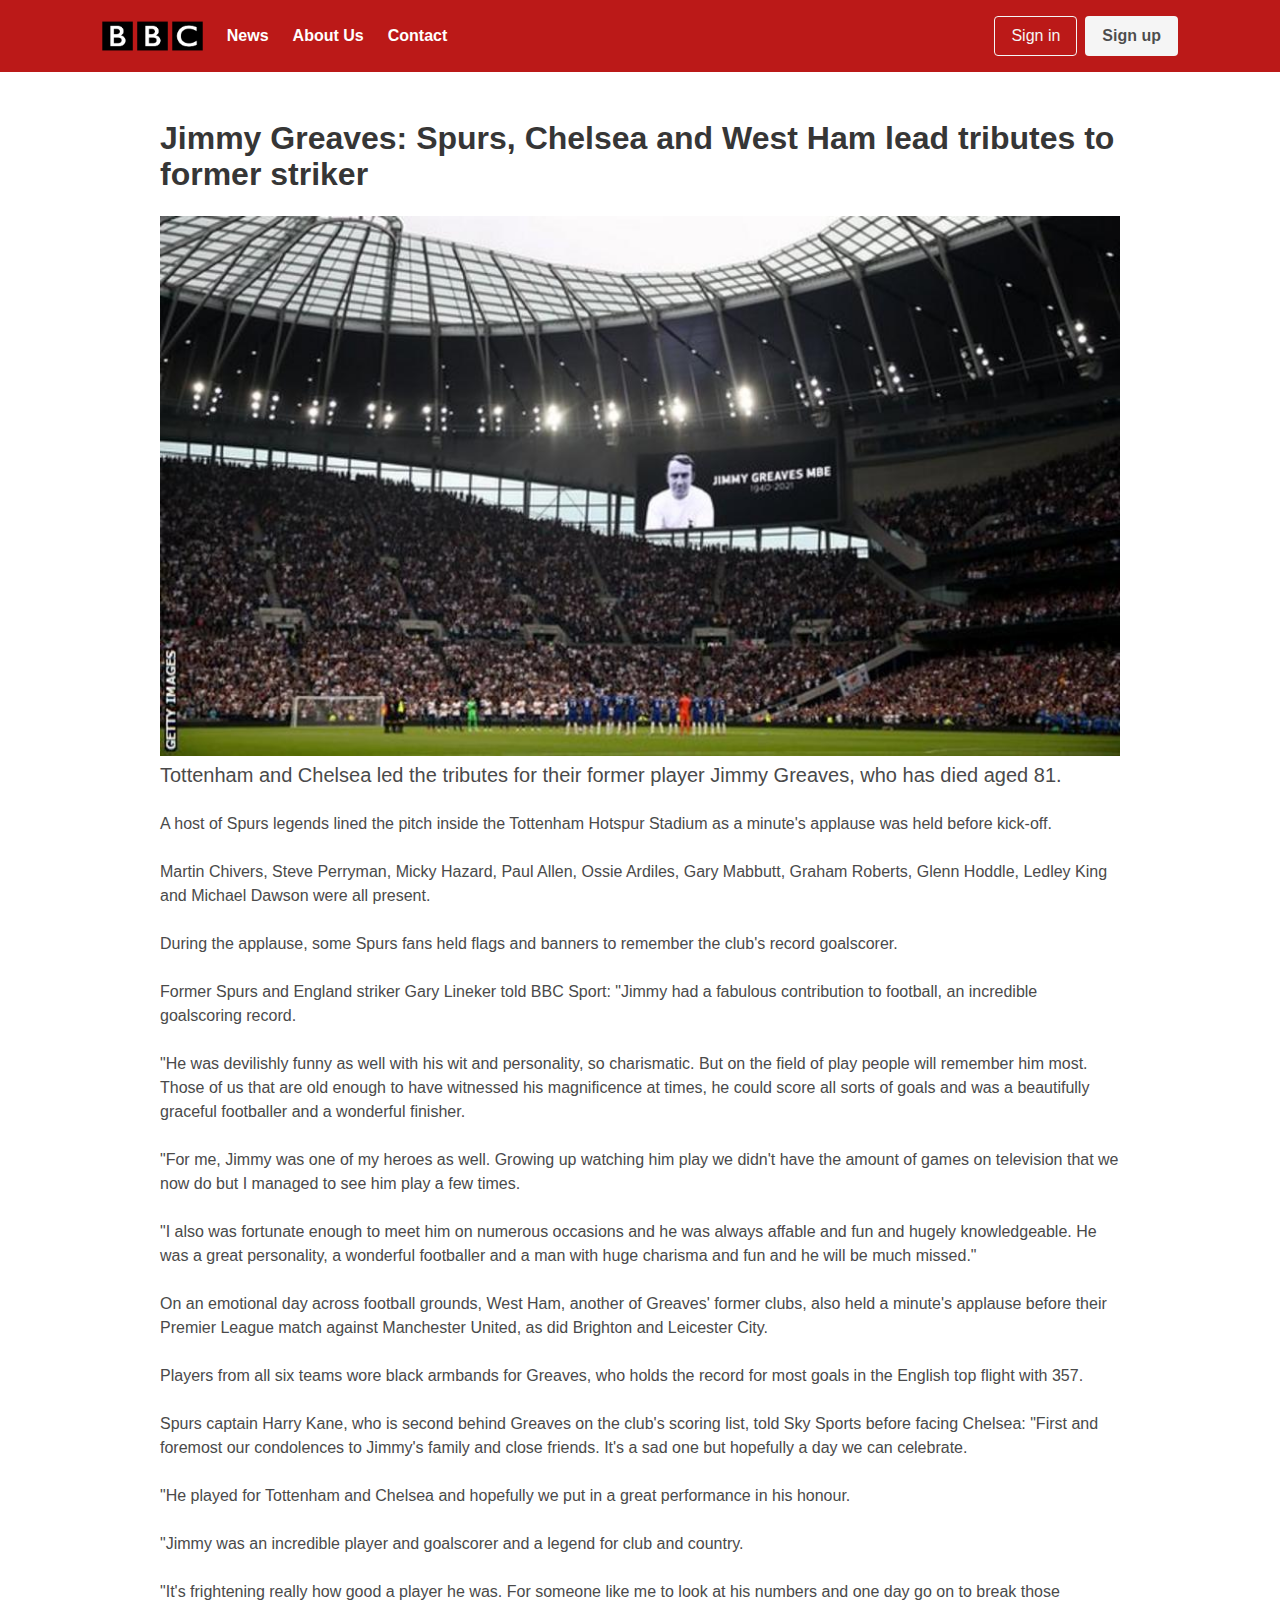
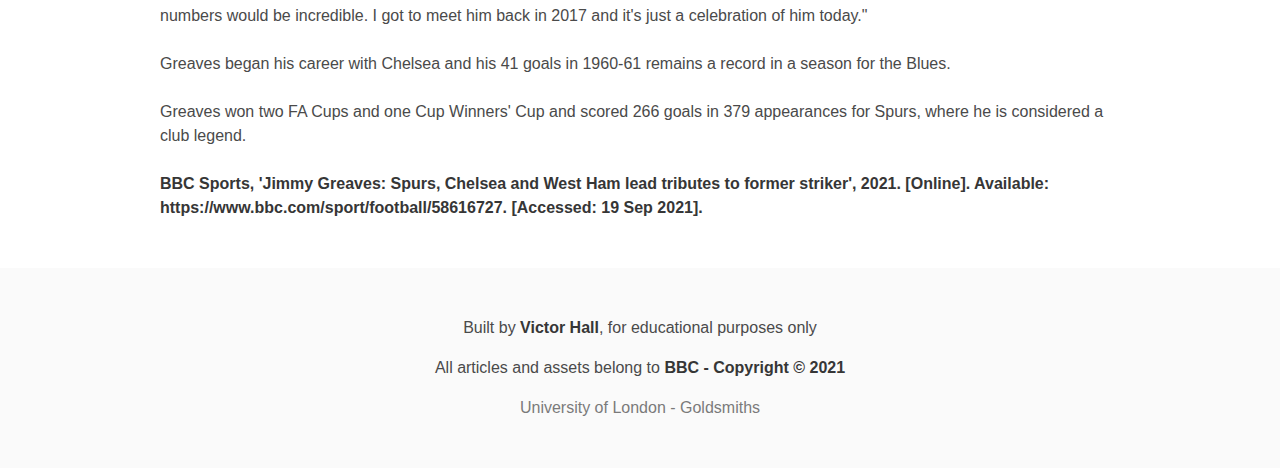
<file: articles/jimmy_greaves.html>
<!DOCTYPE html>
<html>
  <head>
    <meta charset="utf-8" />
    <meta name="viewport" content="width=device-width, initial-scale=1" />
    <link rel="icon" href="../assets/images/BBC-logo.png" />
    <title>Home - BBC Newsletter</title>

    <link rel="stylesheet" href="../assets/styles/navbar.css" />
    <link rel="stylesheet" href="../assets/styles/global.css" />
    <link rel="stylesheet" href="../assets/styles/bulma.min.css" />
    <link
      rel="stylesheet"
      href="https://pro.fontawesome.com/releases/v5.10.0/css/all.css"
      integrity="sha384-AYmEC3Yw5cVb3ZcuHtOA93w35dYTsvhLPVnYs9eStHfGJvOvKxVfELGroGkvsg+p"
      crossorigin="anonymous"
    />
  </head>
  <body>
    <nav>
      <div class="navbar-inner">
        <a class="mr-5" href="../index.html" style="line-height: 1">
          <img class="navbar-brand" src="../assets/images/BBC-logo.png" />
        </a>
        <a
          href="../index.html"
          class="is-hidden-touch has-text-white has-text-weight-semibold mr-5"
        >
          News
        </a>
        <a
          href="../pages/about/index.html"
          class="is-hidden-touch has-text-white has-text-weight-semibold mr-5"
        >
          About Us
        </a>
        <a
          href="../pages/contact/index.html"
          class="is-hidden-touch has-text-white has-text-weight-semibold"
        >
          Contact
        </a>

        <div class="ml-auto">
          <a
            role="button"
            class="navbar-burger"
            aria-label="menu"
            aria-expanded="false"
          >
            <span aria-hidden="true"></span>
            <span aria-hidden="true"></span>
            <span aria-hidden="true"></span>
          </a>

          <!-- Hide buttons in tablets/mobiles -->
          <div class="buttons is-hidden-touch">
            <a
              href="../pages/login/index.html"
              class="button is-light is-outlined"
            >
              Sign in
            </a>
            <a href="../pages/register/index.html" class="button is-light">
              <strong>Sign up</strong>
            </a>
          </div>
        </div>
      </div>
    </nav>

    <!-- Adds spacing between navbar and body -->
    <section class="section">
      <main class="container is-max-desktop">
        <h1 class="title">
          Jimmy Greaves: Spurs, Chelsea and West Ham lead tributes to former
          striker
        </h1>
        <img src="../assets/images/jimmy_greaves.jpeg" />
        <h2 class="subtitle">
          Tottenham and Chelsea led the tributes for their former player Jimmy
          Greaves, who has died aged 81.
        </h2>
        <article class="content">
          A host of Spurs legends lined the pitch inside the Tottenham Hotspur
          Stadium as a minute's applause was held before kick-off.
          <br />
          <br />
          Martin Chivers, Steve Perryman, Micky Hazard, Paul Allen, Ossie
          Ardiles, Gary Mabbutt, Graham Roberts, Glenn Hoddle, Ledley King and
          Michael Dawson were all present.
          <br />
          <br />
          During the applause, some Spurs fans held flags and banners to
          remember the club's record goalscorer.
          <br />
          <br />
          Former Spurs and England striker Gary Lineker told BBC Sport: "Jimmy
          had a fabulous contribution to football, an incredible goalscoring
          record.
          <br />
          <br />
          "He was devilishly funny as well with his wit and personality, so
          charismatic. But on the field of play people will remember him most.
          Those of us that are old enough to have witnessed his magnificence at
          times, he could score all sorts of goals and was a beautifully
          graceful footballer and a wonderful finisher.
          <br />
          <br />
          "For me, Jimmy was one of my heroes as well. Growing up watching him
          play we didn't have the amount of games on television that we now do
          but I managed to see him play a few times.
          <br />
          <br />
          "I also was fortunate enough to meet him on numerous occasions and he
          was always affable and fun and hugely knowledgeable. He was a great
          personality, a wonderful footballer and a man with huge charisma and
          fun and he will be much missed."
          <br />
          <br />
          On an emotional day across football grounds, West Ham, another of
          Greaves' former clubs, also held a minute's applause before their
          Premier League match against Manchester United, as did Brighton and
          Leicester City.
          <br />
          <br />
          Players from all six teams wore black armbands for Greaves, who holds
          the record for most goals in the English top flight with 357.
          <br />
          <br />
          Spurs captain Harry Kane, who is second behind Greaves on the club's
          scoring list, told Sky Sports before facing Chelsea: "First and
          foremost our condolences to Jimmy's family and close friends. It's a
          sad one but hopefully a day we can celebrate.
          <br />
          <br />
          "He played for Tottenham and Chelsea and hopefully we put in a great
          performance in his honour.
          <br />
          <br />
          "Jimmy was an incredible player and goalscorer and a legend for club
          and country.
          <br />
          <br />
          "It's frightening really how good a player he was. For someone like me
          to look at his numbers and one day go on to break those numbers would
          be incredible. I got to meet him back in 2017 and it's just a
          celebration of him today."
          <br />
          <br />
          Greaves began his career with Chelsea and his 41 goals in 1960-61
          remains a record in a season for the Blues.
          <br />
          <br />
          Greaves won two FA Cups and one Cup Winners' Cup and scored 266 goals
          in 379 appearances for Spurs, where he is considered a club legend.
          <br />
          <br />
          <strong>
            BBC Sports, 'Jimmy Greaves: Spurs, Chelsea and West Ham lead
            tributes to former striker', 2021. [Online]. Available:
            https://www.bbc.com/sport/football/58616727. [Accessed: 19 Sep
            2021].
          </strong>
        </article>
      </main>
    </section>

    <footer class="footer">
      <div class="content has-text-centered">
        <p>
          Built by <strong>Victor Hall</strong>, for educational purposes only
        </p>
        <p>
          All articles and assets belong to
          <strong>BBC - Copyright © 2021</strong>
        </p>
        <p class="has-text-grey has-text-weight-light">
          University of London - Goldsmiths
        </p>
      </div>
    </footer>
  </body>
</html>
</file>
<file: assets/styles/navbar.css>
nav {
  z-index: 998;
  position: sticky;
  top: 0;

  height: 72px;
  width: 100vw;

  padding: 16px 0;

  background-color: #bb1918;
}

.navbar-inner {
  height: 100%;
  padding: 0 24px;

  display: flex;
  align-items: center;

  max-width: 1124px;
  margin: 0 auto;
}

.navbar-inner .navbar-brand {
  height: 56px;
}
</file>
<file: assets/styles/global.css>
body {
  min-height: 100vh;
  
  display: flex;
  flex-direction: column;
}

footer {
  /* Override bulma weird padding */
  margin-top: auto;
  padding: 3rem 1.5rem 3rem !important;
}

.h-100 {
  height: 100%;
}

.w-100 {
  width: 100%;
}
</file>
